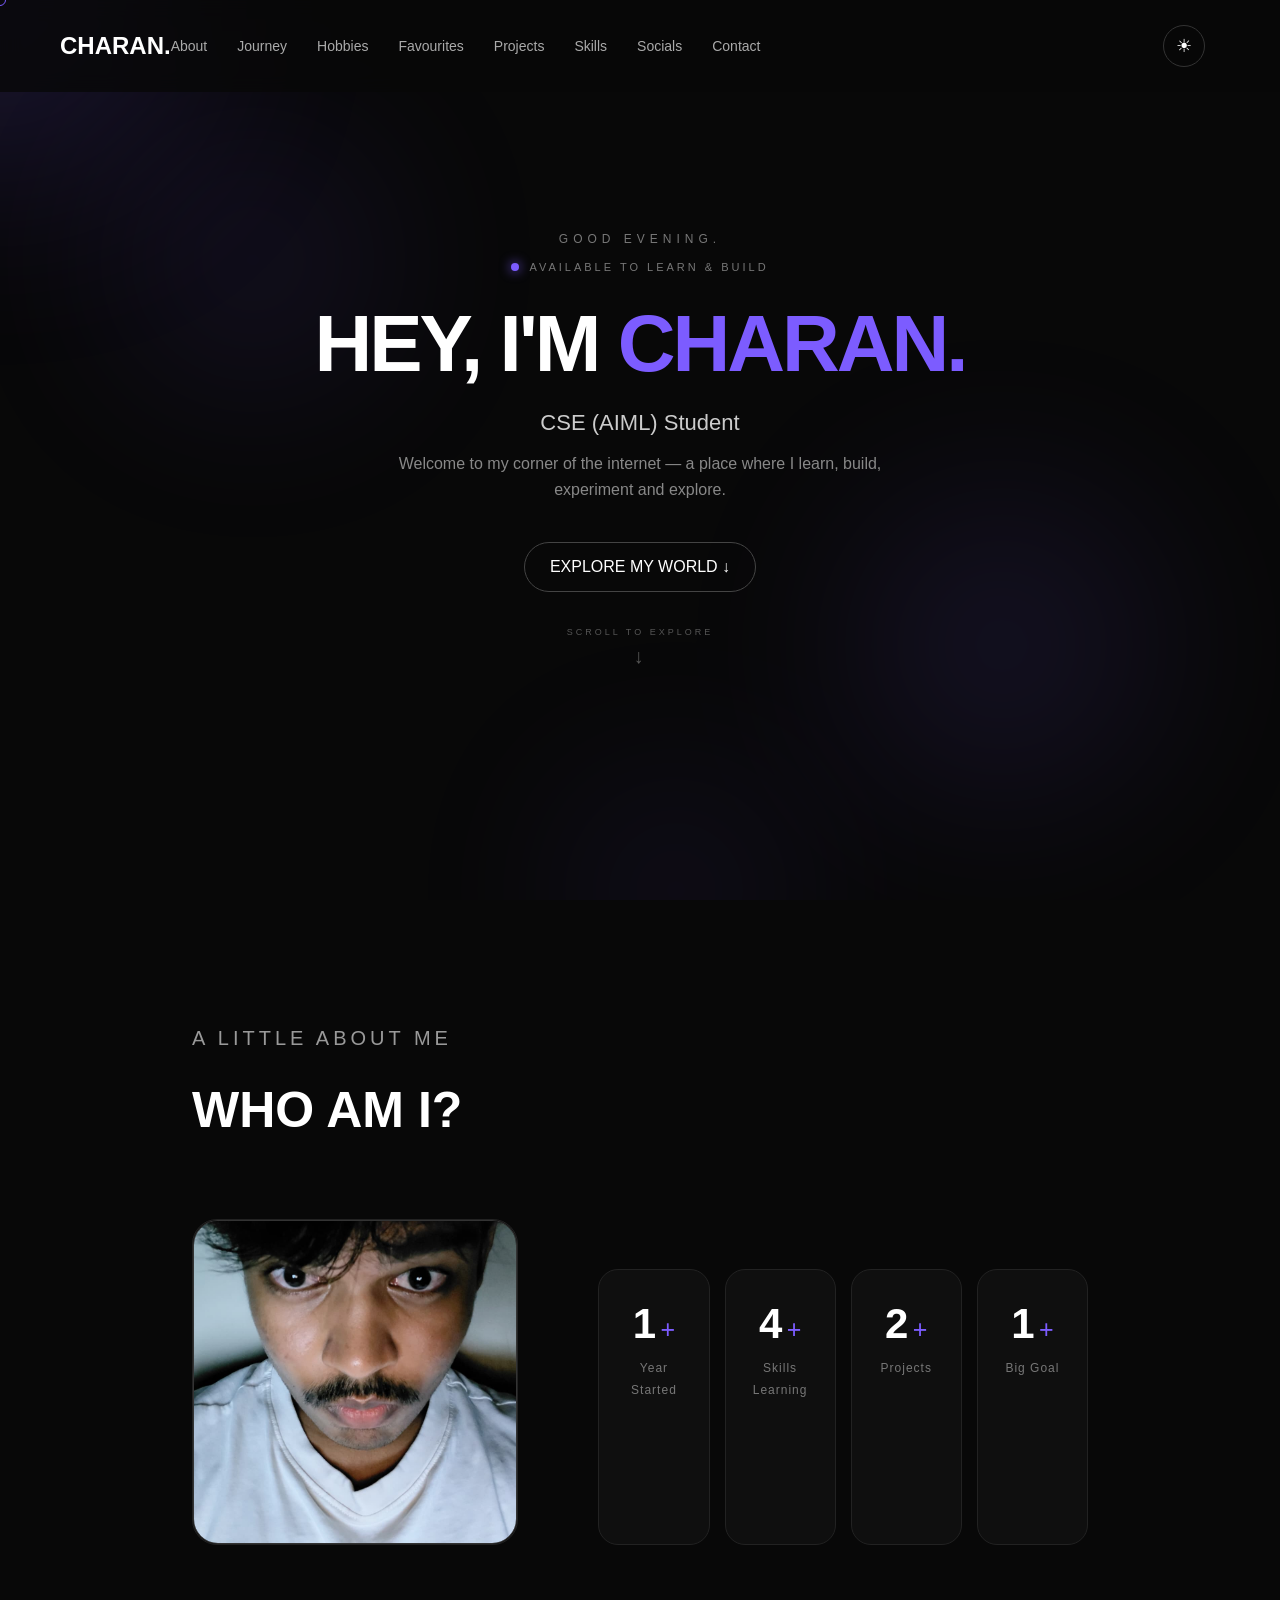
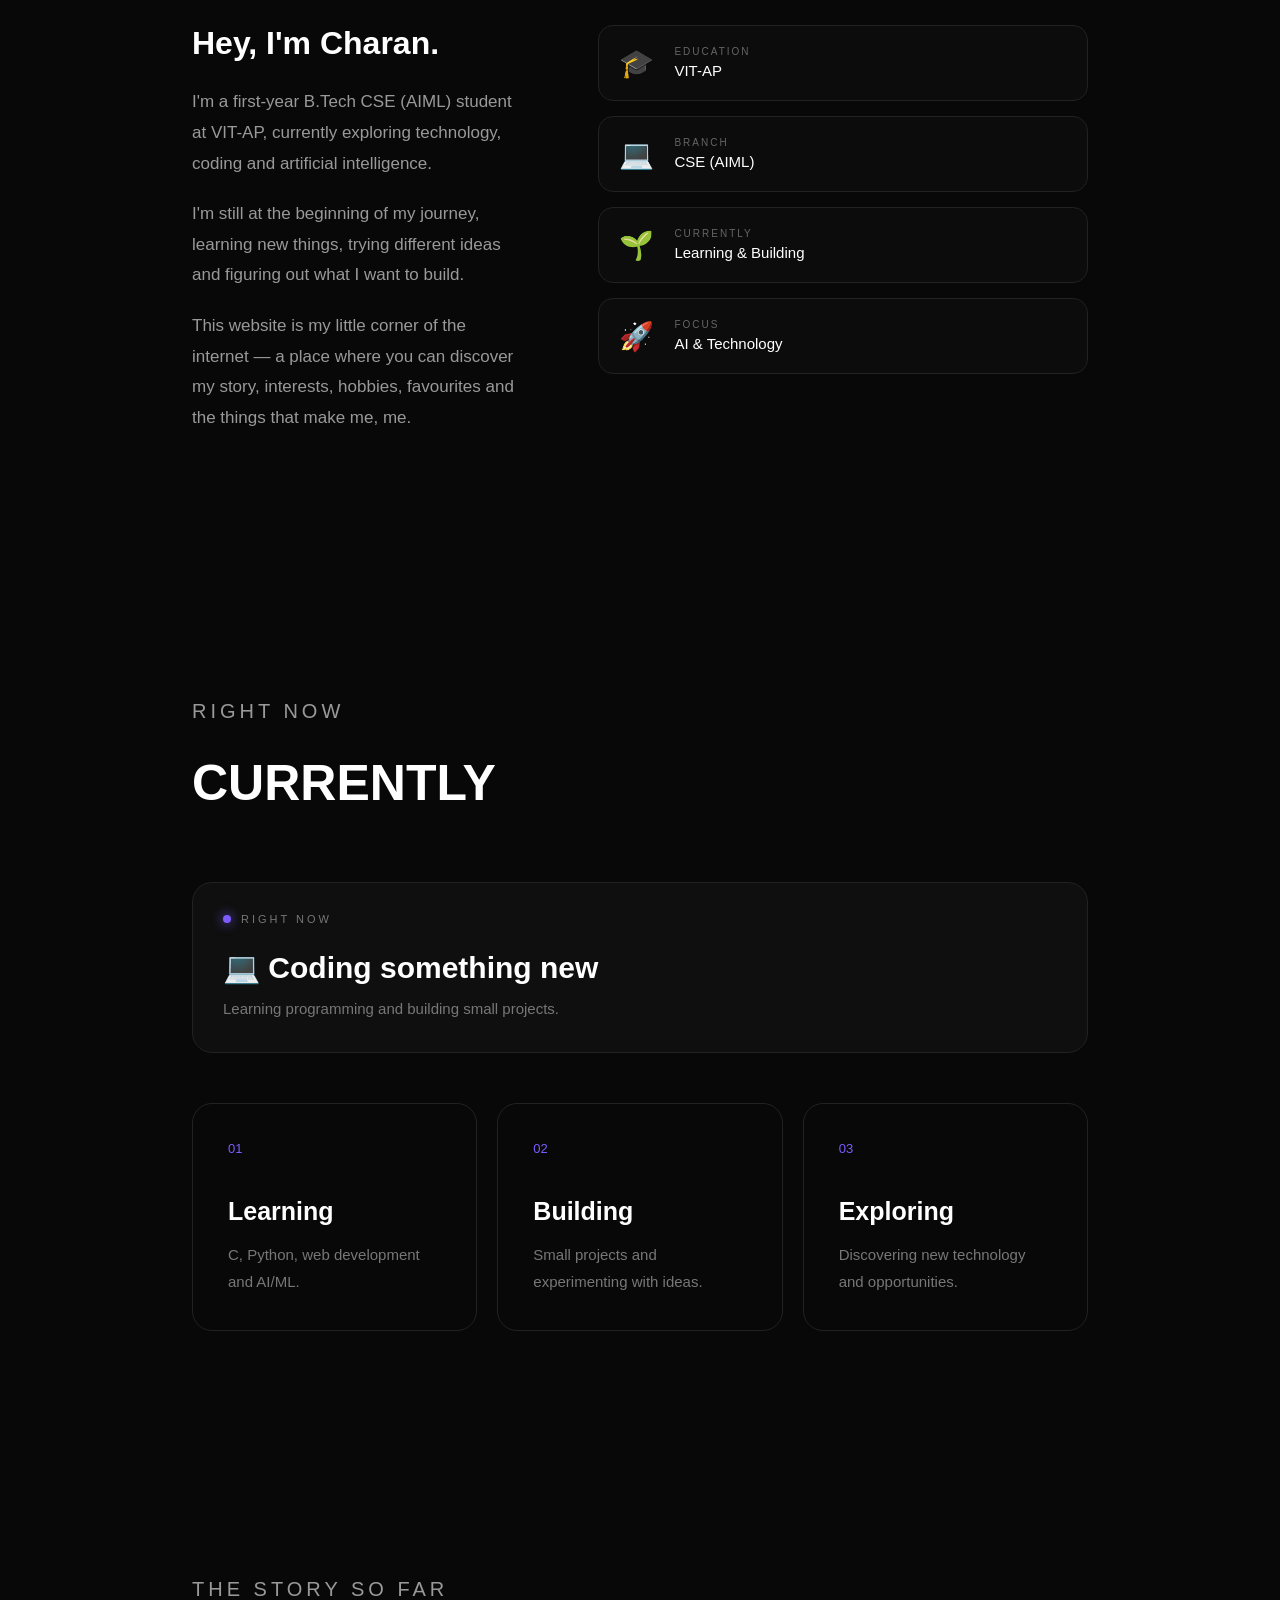
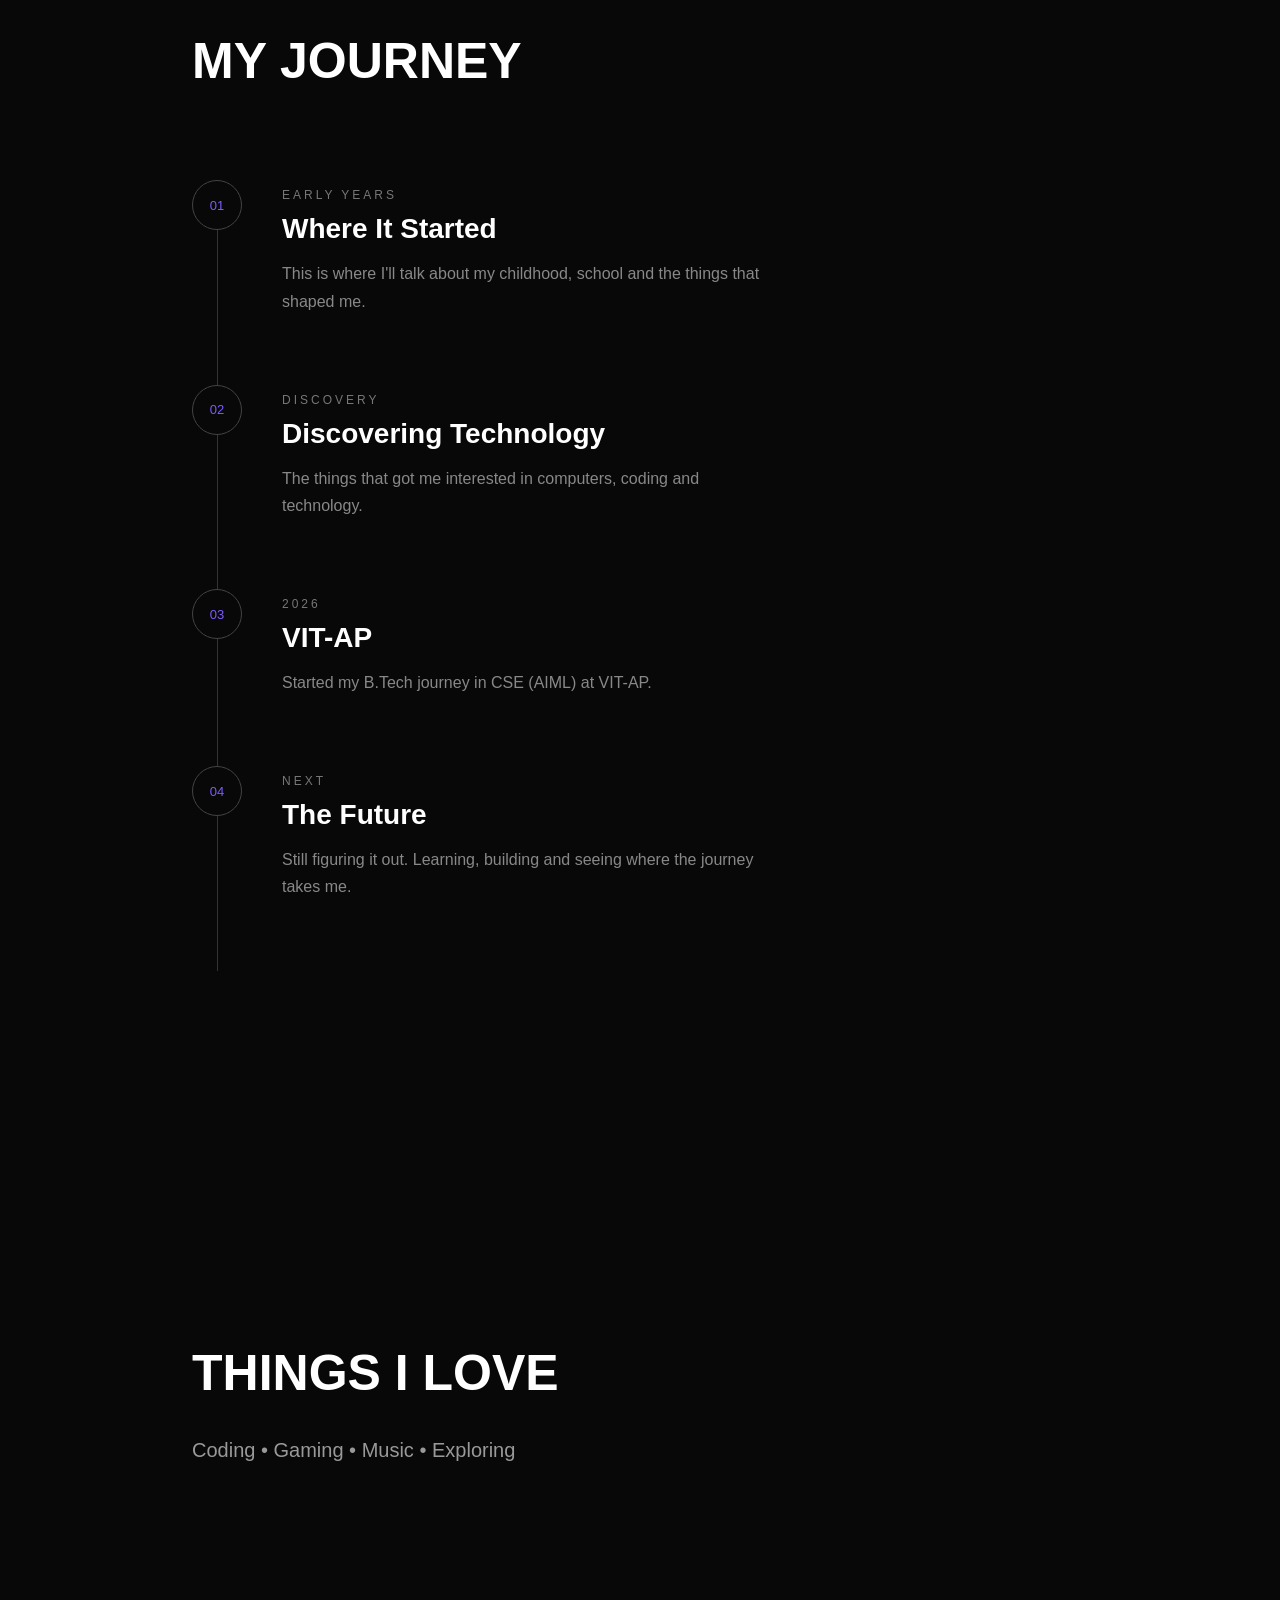
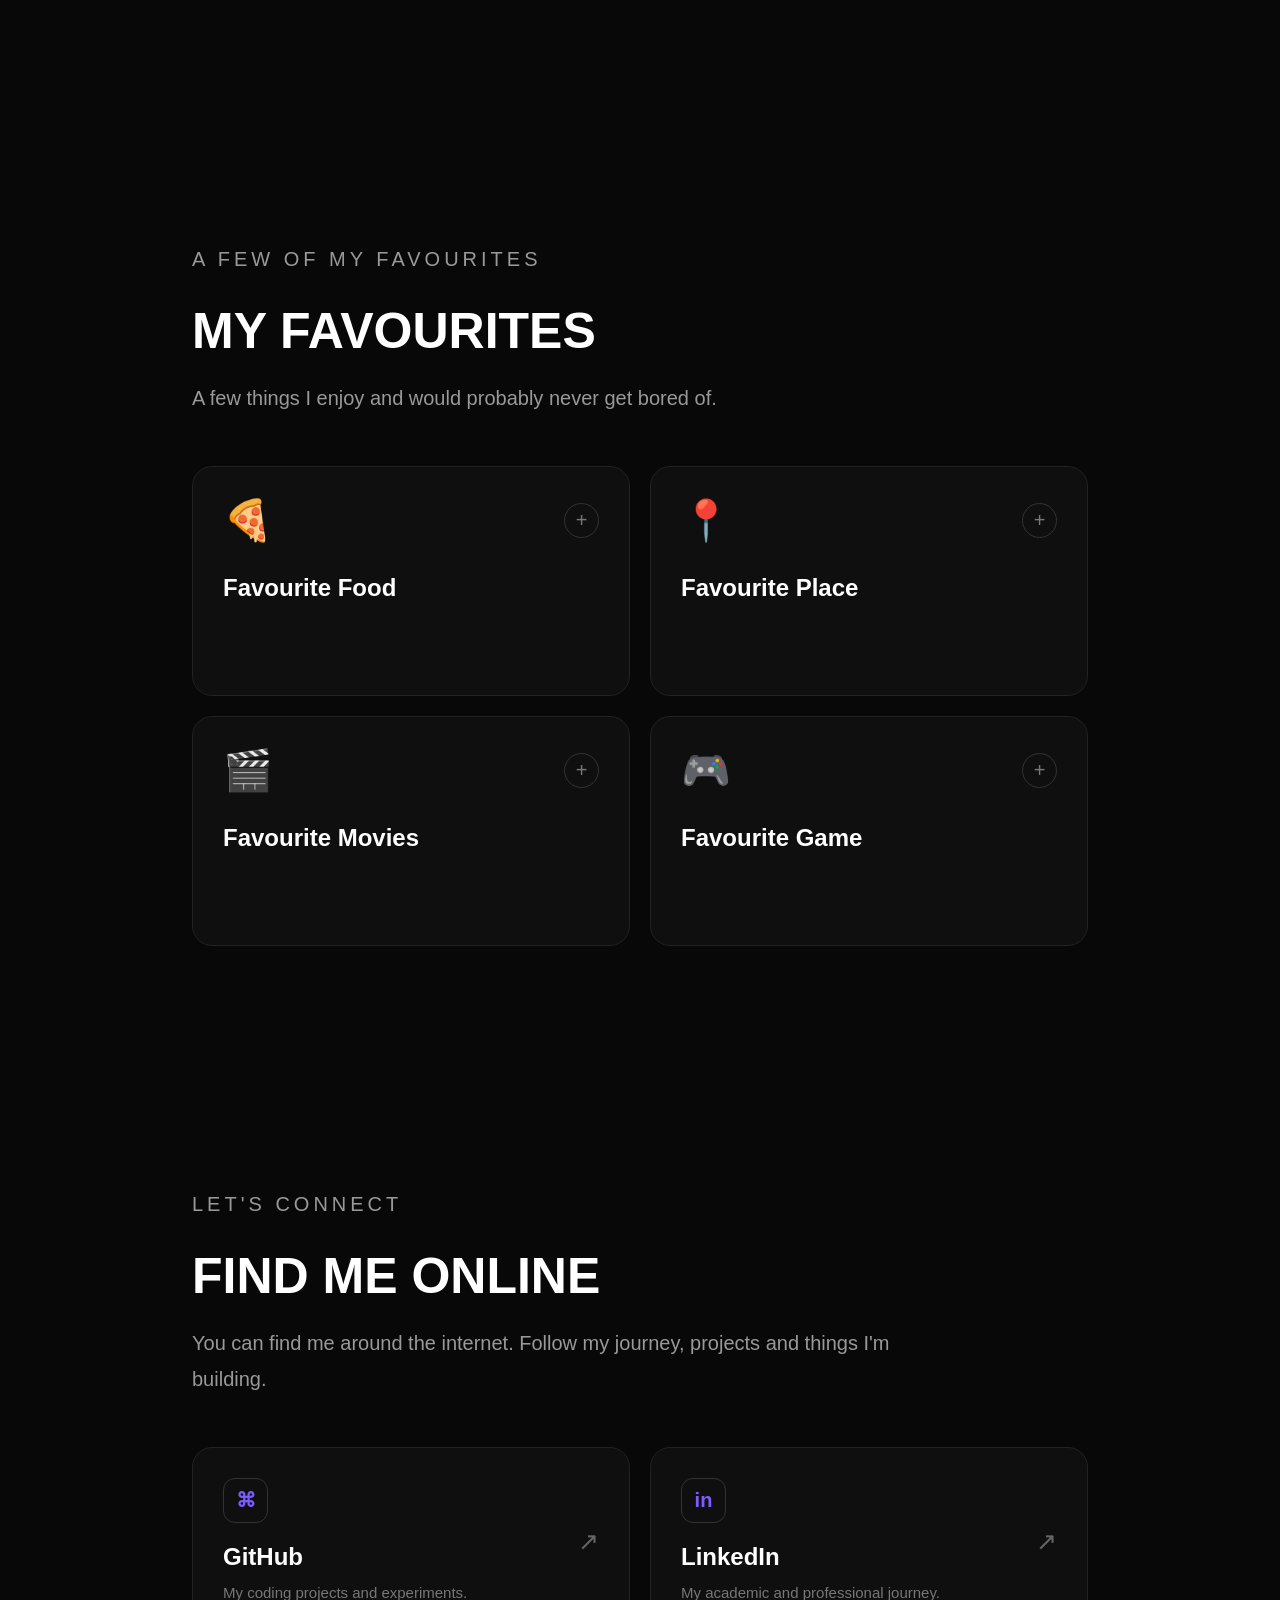
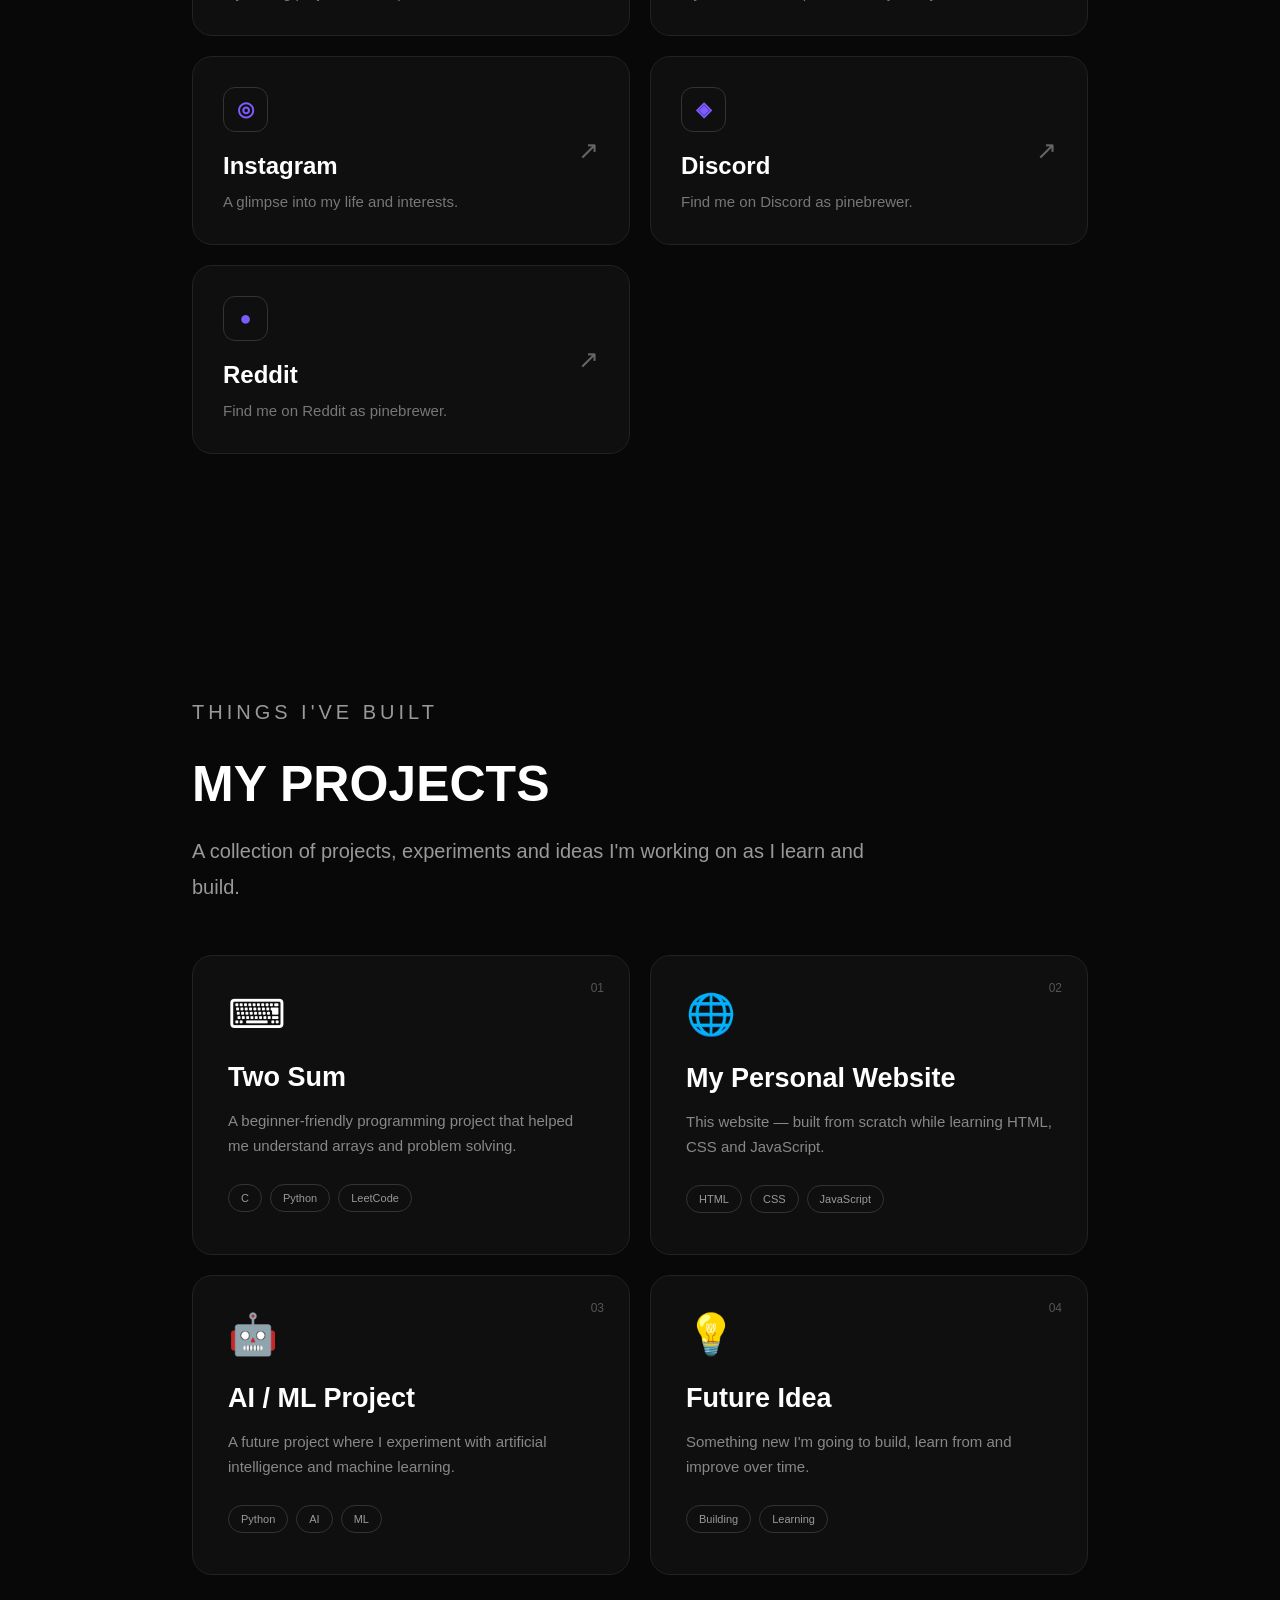
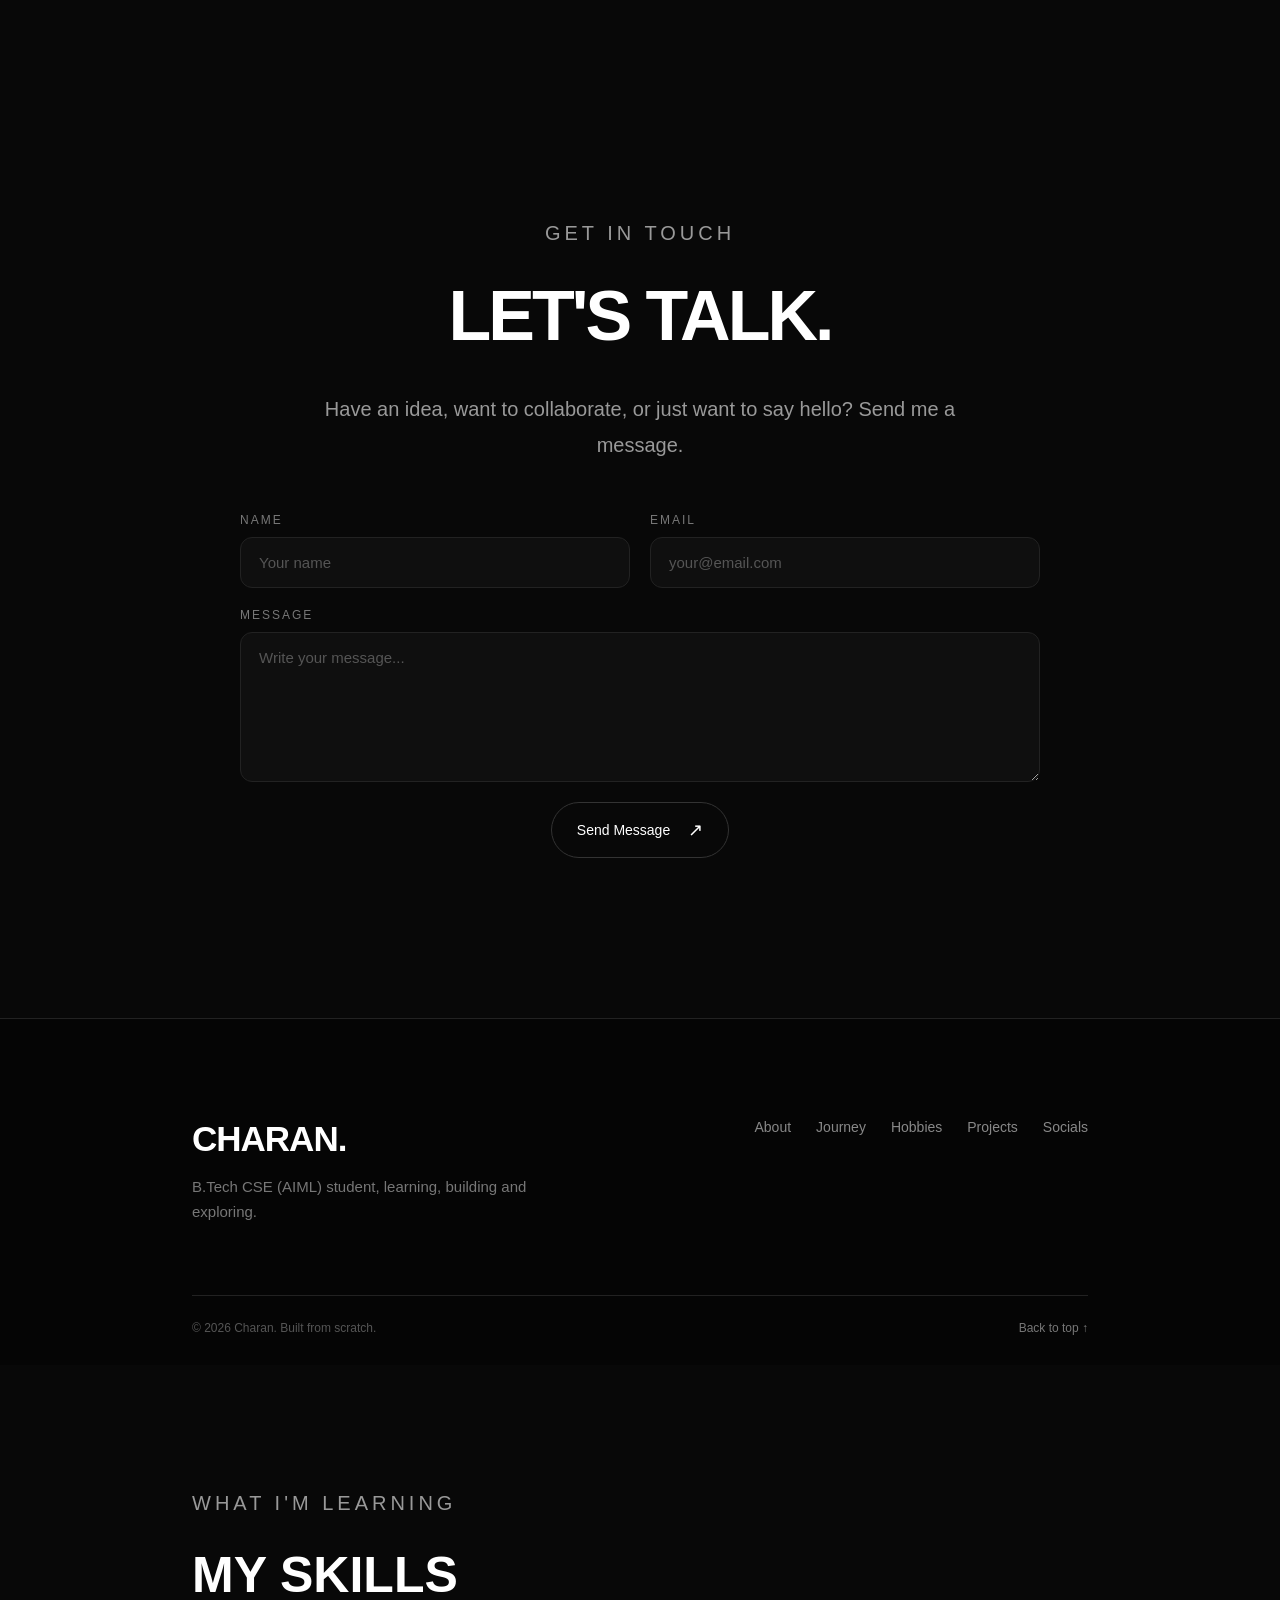
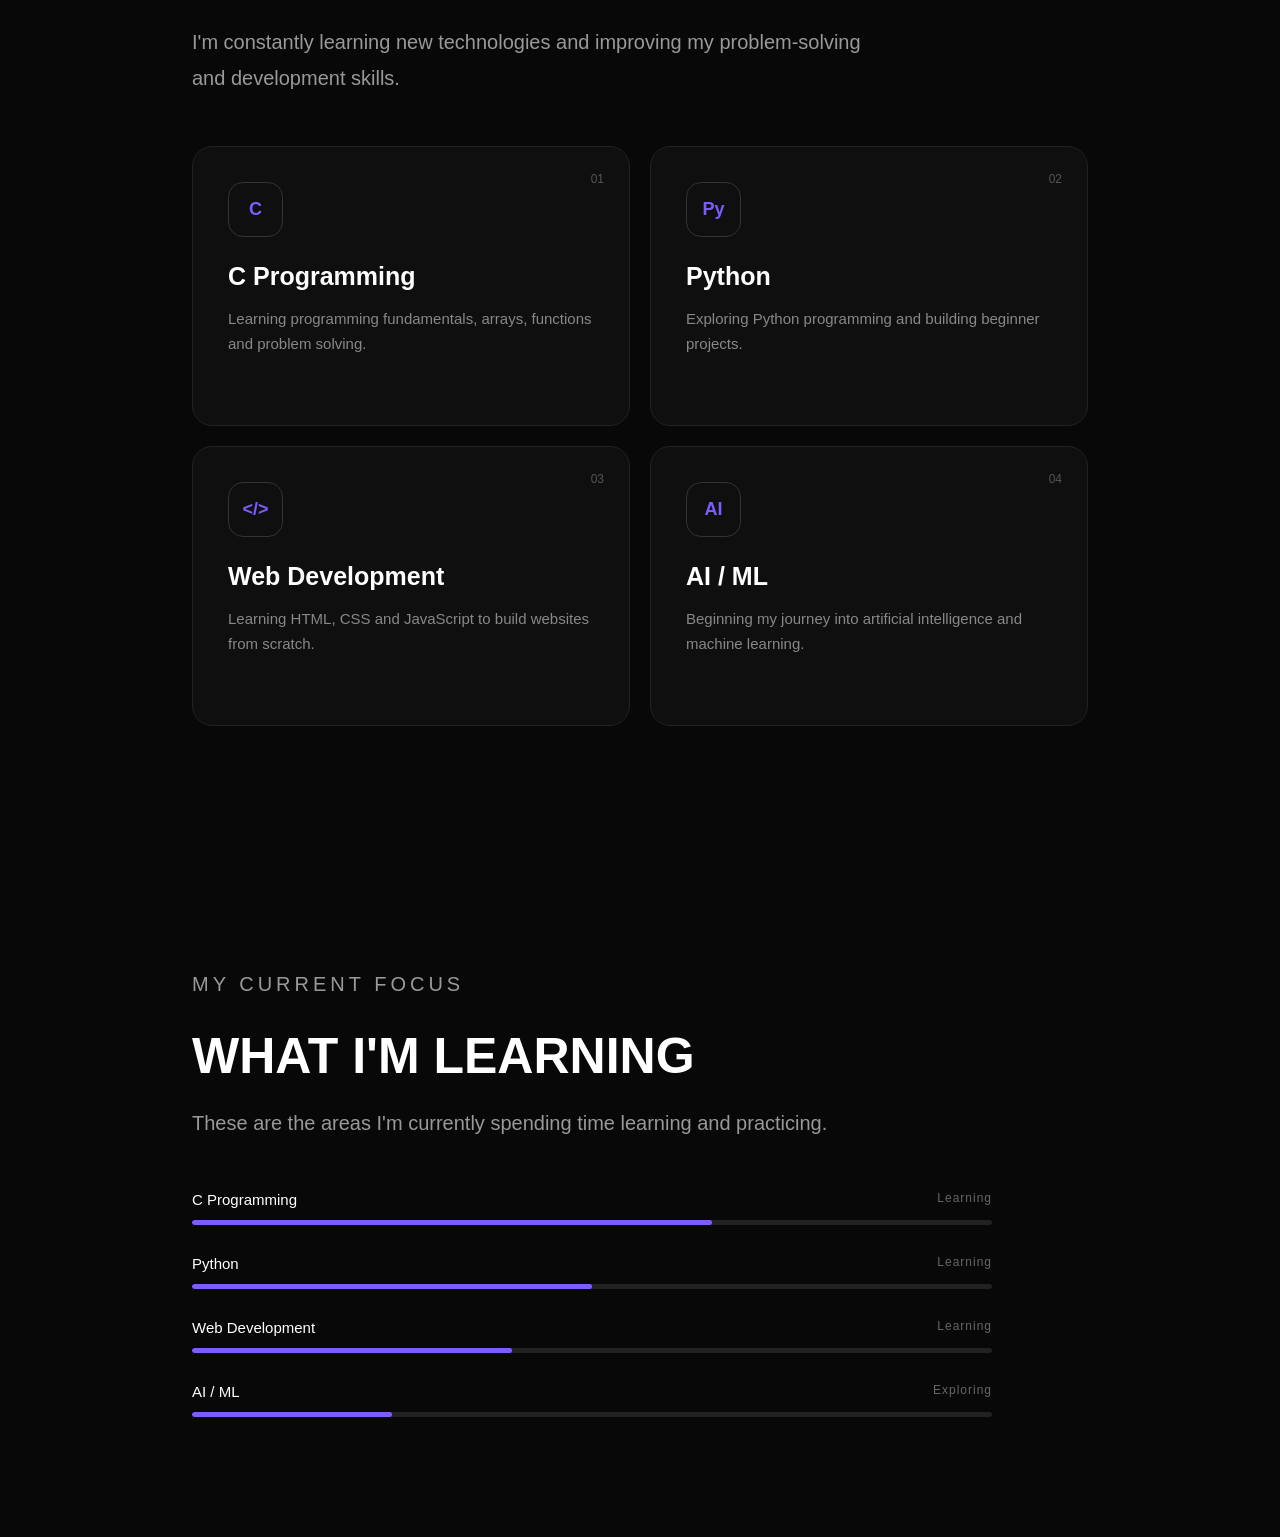
<file: index.html>
<!DOCTYPE html>
<html>

<head>

    <title>Charan | My World</title>

    <link rel="stylesheet" href="style.css">

</head>

<body>
    <div class="loader" id="loader">

    <div class="loader-content">

        <h1>CHARAN.</h1>

        <div class="loader-line"></div>

        <p>LOADING MY WORLD</p>

    </div>

</div>
    <div class="scroll-progress"></div>

    <div class="glow"></div>
    <div class="cursor"></div>
    <button class="back-to-top" id="backToTop">↑</button>

    <!-- Navigation -->

    <nav>

    <div class="logo">CHARAN.</div>

    <div class="nav-links">

        <a href="#about">About</a>
        <a href="#journey">Journey</a>
        <a href="#hobbies">Hobbies</a>
        <a href="#favourites">Favourites</a>
        <a href="#projects">Projects</a>
        <a href="#skills">Skills</a>
        <a href="#socials">Socials</a>
        <a href="#contact">Contact</a>

    </div>
    <button class="theme-button" id="themeButton">
    ☀
</button>

    <button class="menu-button" id="menuButton">
        ☰
    </button>

</nav>


    <!-- Hero Section -->

    <section class="hero">
        <div class="hero-bg">
    <span class="orb orb-1"></span>
    <span class="orb orb-2"></span>
    <span class="orb orb-3"></span>
</div>
<p class="time-greeting" id="timeGreeting">
    HELLO
</p>

     <div class="hero-status">

    <span class="hero-status-dot"></span>

    <span>AVAILABLE TO LEARN & BUILD</span>

</div>

        <h1>
            HEY, I'M <span>CHARAN.</span>
        </h1>

        <p class="description">
          <span id="typing"></span>
        </p>

       <p class="intro">
    Welcome to my corner of the internet —
    a place where I learn, build, experiment and explore.
</p>
        <a href="#about" class="explore" id="exploreButton">
           EXPLORE MY WORLD ↓
        </a>
        <a href="#about" class="scroll-indicator">

    <span>SCROLL TO EXPLORE</span>

    <span class="scroll-arrow">↓</span>

</a>

    </section>


    <!-- About Section -->
<section id="about" class="section about-section">

    <p class="small-text">A LITTLE ABOUT ME</p>

    <h2>WHO AM I?</h2>

    <div class="about-container">
        <div class="about-photo" id="profilePhoto">
    <img src="images/me.jpg" alt="Charan">
</div>
        <div class="stats-grid">

    <div class="stat-card">
        <span class="stat-number" data-target="1">0</span>
        <span class="stat-plus">+</span>
        <p>Year Started</p>
    </div>

    <div class="stat-card">
        <span class="stat-number" data-target="4">0</span>
        <span class="stat-plus">+</span>
        <p>Skills Learning</p>
    </div>

    <div class="stat-card">
        <span class="stat-number" data-target="2">0</span>
        <span class="stat-plus">+</span>
        <p>Projects</p>
    </div>

    <div class="stat-card">
        <span class="stat-number" data-target="1">0</span>
        <span class="stat-plus">+</span>
        <p>Big Goal</p>
    </div>

</div>

        <div class="about-text">

            <h3>Hey, I'm Charan.</h3>

            <p>
                I'm a first-year B.Tech CSE (AIML) student
                at VIT-AP, currently exploring technology,
                coding and artificial intelligence.
            </p>

            <p>
                I'm still at the beginning of my journey,
                learning new things, trying different ideas
                and figuring out what I want to build.
            </p>

            <p>
                This website is my little corner of the
                internet — a place where you can discover
                my story, interests, hobbies, favourites
                and the things that make me, me.
            </p>

        </div>


        <div class="about-facts">

            <div class="fact">
                <span>🎓</span>
                <div>
                    <small>EDUCATION</small>
                    <strong>VIT-AP</strong>
                </div>
            </div>

            <div class="fact">
                <span>💻</span>
                <div>
                    <small>BRANCH</small>
                    <strong>CSE (AIML)</strong>
                </div>
            </div>

            <div class="fact">
                <span>🌱</span>
                <div>
                    <small>CURRENTLY</small>
                    <strong>Learning & Building</strong>
                </div>
            </div>

            <div class="fact">
                <span>🚀</span>
                <div>
                    <small>FOCUS</small>
                    <strong>AI & Technology</strong>
                </div>
            </div>

        </div>

    </div>

</section>         
<section class="currently section">

    <p class="small-text">RIGHT NOW</p>

    <h2>CURRENTLY</h2>
    <div class="now-playing">

    <div class="now-status">
        <span class="status-dot"></span>
        RIGHT NOW
    </div>

    <h3 id="currentActivity">
        Loading...
    </h3>

    <p id="currentDescription">
        Loading what I'm currently doing...
    </p>

</div>

    <div class="currently-grid">

        <div class="current-item">
            <span>01</span>
            <h3>Learning</h3>
            <p>
                C, Python, web development and AI/ML.
            </p>
        </div>

        <div class="current-item">
            <span>02</span>
            <h3>Building</h3>
            <p>
                Small projects and experimenting with ideas.
            </p>
        </div>

        <div class="current-item">
            <span>03</span>
            <h3>Exploring</h3>
            <p>
                Discovering new technology and opportunities.
            </p>
        </div>

    </div>

</section>


    <!-- Journey Section -->

   <section id="journey" class="section journey-section">

    <p class="small-text">THE STORY SO FAR</p>

    <h2>MY JOURNEY</h2>

    <div class="timeline">

        <div class="timeline-item">

            <div class="timeline-number">01</div>

            <div class="timeline-content">

                <span class="timeline-date">EARLY YEARS</span>

                <h3>Where It Started</h3>

                <p>
                    This is where I'll talk about my childhood,
                    school and the things that shaped me.
                </p>

            </div>

        </div>


        <div class="timeline-item">

            <div class="timeline-number">02</div>

            <div class="timeline-content">

                <span class="timeline-date">DISCOVERY</span>

                <h3>Discovering Technology</h3>

                <p>
                    The things that got me interested in computers,
                    coding and technology.
                </p>

            </div>

        </div>


        <div class="timeline-item">

            <div class="timeline-number">03</div>

            <div class="timeline-content">

                <span class="timeline-date">2026</span>

                <h3>VIT-AP</h3>

                <p>
                    Started my B.Tech journey in CSE (AIML)
                    at VIT-AP.
                </p>

            </div>

        </div>


        <div class="timeline-item">

            <div class="timeline-number">04</div>

            <div class="timeline-content">

                <span class="timeline-date">NEXT</span>

                <h3>The Future</h3>

                <p>
                    Still figuring it out. Learning, building
                    and seeing where the journey takes me.
                </p>

            </div>

        </div>

    </div>

</section>


    <!-- Hobbies Section -->

    <section id="hobbies" class="section">

        <h2>THINGS I LOVE</h2>

        <p>
            Coding • Gaming • Music • Exploring
        </p>

    </section>

   <section id="favourites" class="section favourites-section">

    <p class="small-text">A FEW OF MY FAVOURITES</p>

    <h2>MY FAVOURITES</h2>

    <p class="favourites-intro">
        A few things I enjoy and would probably never get bored of.
    </p>

    <div class="favourites-grid">

        <div class="favourite-card">

            <div class="favourite-top">
                <span class="favourite-icon">🍕</span>
                <span class="favourite-plus">+</span>
            </div>

            <h3>Favourite Food</h3>

           <p class="favourite-answer">
    Kaju Paneer Curry with Butter Naan.
</p>

        </div>


        <div class="favourite-card">

            <div class="favourite-top">
                <span class="favourite-icon">📍</span>
                <span class="favourite-plus">+</span>
            </div>

            <h3>Favourite Place</h3>
<p class="favourite-answer">
    Switzerland — the mountains, scenery and peaceful atmosphere.
</p>

        </div>


        <div class="favourite-card">

            <div class="favourite-top">
                <span class="favourite-icon">🎬</span>
                <span class="favourite-plus">+</span>
            </div>

            <h3>Favourite Movies</h3>

           <p class="favourite-answer">
    Dead Poets Society and The Shawshank Redemption.
</p>
        </div>


        <div class="favourite-card">

            <div class="favourite-top">
                <span class="favourite-icon">🎮</span>
                <span class="favourite-plus">+</span>
            </div>

            <h3>Favourite Game</h3>

            <p class="favourite-answer">
              football
            </p>

        </div>

    </div>

</section>

    <!-- Socials Section -->

  <section id="socials" class="section socials-section">

    <p class="small-text">LET'S CONNECT</p>

    <h2>FIND ME ONLINE</h2>

    <p class="social-intro">
        You can find me around the internet.
        Follow my journey, projects and things I'm building.
    </p>

    <div class="social-grid">

        <!-- GitHub -->

        <a class="social-card"
           href="https://github.com/charan0102200"
           target="_blank"
           rel="noopener noreferrer">

            <div>
                <span class="social-icon">⌘</span>

                <h3>GitHub</h3>

                <p>
                    My coding projects and experiments.
                </p>
            </div>

            <span class="social-arrow">↗</span>

        </a>


        <!-- LinkedIn -->

        <a class="social-card"
           href="https://www.linkedin.com/in/b-charan-6a217a428?utm_source=share_via&utm_content=profile&utm_medium=member_android"
           target="_blank"
           rel="noopener noreferrer">

            <div>
                <span class="social-icon">in</span>

                <h3>LinkedIn</h3>

                <p>
                    My academic and professional journey.
                </p>
            </div>

            <span class="social-arrow">↗</span>

        </a>


        <!-- Instagram -->

        <a class="social-card"
           href="https://www.instagram.com/charan_01fo9?obrf=MTQxNHc1OWs4cjZteg=="
           target="_blank"
           rel="noopener noreferrer">

            <div>
                <span class="social-icon">◎</span>

                <h3>Instagram</h3>

                <p>
                    A glimpse into my life and interests.
                </p>
            </div>

            <span class="social-arrow">↗</span>

        </a>


        <!-- Discord -->

        <a class="social-card"
           href="https://discord.com/users/pinebrewer"
           target="_blank"
           rel="noopener noreferrer">

            <div>
                <span class="social-icon">◈</span>

                <h3>Discord</h3>

                <p>
                    Find me on Discord as pinebrewer.
                </p>
            </div>

            <span class="social-arrow">↗</span>

        </a>


        <!-- Reddit -->

        <a class="social-card"
           href="https://www.reddit.com/user/pinebrewer/"
           target="_blank"
           rel="noopener noreferrer">

            <div>
                <span class="social-icon">●</span>

                <h3>Reddit</h3>

                <p>
                    Find me on Reddit as pinebrewer.
                </p>
            </div>

            <span class="social-arrow">↗</span>

        </a>

    </div>

</section>
<!-- PROJECTS -->

<section id="projects" class="section projects-section">

    <p class="small-text">THINGS I'VE BUILT</p>

    <h2>MY PROJECTS</h2>

    <p class="project-intro">
        A collection of projects, experiments and ideas
        I'm working on as I learn and build.
    </p>

    <div class="project-grid">

       <div class="project-card" data-project="twosum">

            <span class="project-number">01</span>

            <div class="project-icon">⌨</div>

            <h3>Two Sum</h3>

            <p>
                A beginner-friendly programming project
                that helped me understand arrays and problem solving.
            </p>

            <div class="project-tags">
                <span>C</span>
                <span>Python</span>
                <span>LeetCode</span>
            </div>

        </div>


        <div class="project-card" data-project="website">

            <span class="project-number">02</span>

            <div class="project-icon">🌐</div>

            <h3>My Personal Website</h3>

            <p>
                This website — built from scratch while learning
                HTML, CSS and JavaScript.
            </p>

            <div class="project-tags">
                <span>HTML</span>
                <span>CSS</span>
                <span>JavaScript</span>
            </div>

        </div>


       <div class="project-card" data-project="aiml">

            <span class="project-number">03</span>

            <div class="project-icon">🤖</div>

            <h3>AI / ML Project</h3>

            <p>
                A future project where I experiment with
                artificial intelligence and machine learning.
            </p>

            <div class="project-tags">
                <span>Python</span>
                <span>AI</span>
                <span>ML</span>
            </div>

        </div>


        <div class="project-card" data-project="future">

            <span class="project-number">04</span>

            <div class="project-icon">💡</div>

            <h3>Future Idea</h3>

            <p>
                Something new I'm going to build,
                learn from and improve over time.
            </p>

            <div class="project-tags">
                <span>Building</span>
                <span>Learning</span>
            </div>

        </div>

    </div>

</section>
<section id="contact" class="section contact-section">

    <p class="small-text">GET IN TOUCH</p>

    <h2>LET'S TALK.</h2>

    <p class="contact-intro">
        Have an idea, want to collaborate, or just want to say hello?
        Send me a message.
    </p>

    <form class="contact-form" id="contactForm">

        <div class="form-row">

            <div class="form-group">
                <label for="name">Name</label>

                <input
                    type="text"
                    id="name"
                    placeholder="Your name"
                    required
                >
            </div>

            <div class="form-group">
                <label for="email">Email</label>

                <input
                    type="email"
                    id="email"
                    placeholder="your@email.com"
                    required
                >
            </div>

        </div>

        <div class="form-group">

            <label for="message">Message</label>

            <textarea
                id="message"
                rows="6"
                placeholder="Write your message..."
                required
            ></textarea>

        </div>

        <button
            type="submit"
            class="contact-submit"
        >
            Send Message
            <span>↗</span>
        </button>

        <p
            class="form-status"
            id="formStatus"
        ></p>

    </form>

</section>
<div class="project-modal" id="projectModal">

    <div class="project-modal-content">

        <button class="modal-close" id="modalClose">
            ×
        </button>

        <span class="modal-label">PROJECT</span>

        <h2 id="modalTitle">
            Project Title
        </h2>

        <p id="modalDescription">
            Project description.
        </p>

        <div class="modal-tags" id="modalTags">
        </div>

    </div>

</div>
<!-- PROFILE PHOTO LIGHTBOX -->

<div class="photo-lightbox" id="photoLightbox">

    <button class="photo-close" id="photoClose">
        ×
    </button>

    <img
        src="images/me.jpg"
        alt="Charan"
        id="lightboxImage"
    >

</div>
<footer class="footer">

    <div class="footer-content">

        <div class="footer-name">
            <h2>CHARAN.</h2>
            <p>
                B.Tech CSE (AIML) student,
                learning, building and exploring.
            </p>
        </div>

        <div class="footer-links">

            <a href="#about">About</a>
            <a href="#journey">Journey</a>
            <a href="#hobbies">Hobbies</a>
            <a href="#projects">Projects</a>
            <a href="#socials">Socials</a>

        </div>

    </div>


    <div class="footer-bottom">

        <p>© 2026 Charan. Built from scratch.</p>

        <a href="#">Back to top ↑</a>

    </div>

</footer>
<!-- SKILLS -->

<section id="skills" class="section skills-section">

    <p class="small-text">WHAT I'M LEARNING</p>

    <h2>MY SKILLS</h2>

    <p class="skills-intro">
        I'm constantly learning new technologies and improving
        my problem-solving and development skills.
    </p>

    <div class="skills-grid">

        <div class="skill-card">
            <span class="skill-number">01</span>
            <div class="skill-icon">C</div>
            <h3>C Programming</h3>
            <p>
                Learning programming fundamentals,
                arrays, functions and problem solving.
            </p>
        </div>


        <div class="skill-card">
            <span class="skill-number">02</span>
            <div class="skill-icon">Py</div>
            <h3>Python</h3>
            <p>
                Exploring Python programming and
                building beginner projects.
            </p>
        </div>


        <div class="skill-card">
            <span class="skill-number">03</span>
            <div class="skill-icon">&lt;/&gt;</div>
            <h3>Web Development</h3>
            <p>
                Learning HTML, CSS and JavaScript
                to build websites from scratch.
            </p>
        </div>


        <div class="skill-card">
            <span class="skill-number">04</span>
            <div class="skill-icon">AI</div>
            <h3>AI / ML</h3>
            <p>
                Beginning my journey into artificial
                intelligence and machine learning.
            </p>
        </div>

    </div>

</section>
<section class="section learning-section">

    <p class="small-text">MY CURRENT FOCUS</p>

    <h2>WHAT I'M LEARNING</h2>

    <p class="learning-intro">
        These are the areas I'm currently spending time
        learning and practicing.
    </p>

    <div class="learning-list">

        <div class="learning-item">

            <div class="learning-header">
                <span>C Programming</span>
                <span>Learning</span>
            </div>

            <div class="learning-bar">
                <div class="learning-progress progress-c"></div>
            </div>

        </div>


        <div class="learning-item">

            <div class="learning-header">
                <span>Python</span>
                <span>Learning</span>
            </div>

            <div class="learning-bar">
                <div class="learning-progress progress-python"></div>
            </div>

        </div>


        <div class="learning-item">

            <div class="learning-header">
                <span>Web Development</span>
                <span>Learning</span>
            </div>

            <div class="learning-bar">
                <div class="learning-progress progress-web"></div>
            </div>

        </div>


        <div class="learning-item">

            <div class="learning-header">
                <span>AI / ML</span>
                <span>Exploring</span>
            </div>

            <div class="learning-bar">
                <div class="learning-progress progress-ai"></div>
            </div>

        </div>

    </div>

</section>
<!-- COMMAND PALETTE -->

<div class="command-overlay" id="commandOverlay">

    <div class="command-box">

        <div class="command-search">

            <span>⌘</span>

            <input
                type="text"
                id="commandInput"
                placeholder="Search my website..."
                autocomplete="off"
            >

            <kbd>ESC</kbd>

        </div>

        <div class="command-list" id="commandList">

            <button data-target="about">
                <span>→</span>
                About Me
            </button>

            <button data-target="journey">
                <span>→</span>
                My Journey
            </button>

            <button data-target="hobbies">
                <span>→</span>
                My Hobbies
            </button>

            <button data-target="favourites">
                <span>→</span>
                Favourites
            </button>

            <button data-target="projects">
                <span>→</span>
                Projects
            </button>

            <button data-target="skills">
                <span>→</span>
                Skills
            </button>

            <button data-target="socials">
                <span>→</span>
                Find Me Online
            </button>

            <button data-target="contact">
                <span>→</span>
                Contact Me
            </button>

        </div>

    </div>

</div>
<script src="script.js"></script>
</body>
</html>
</file>
<file: style.css>
* {
    margin: 0;
    padding: 0;
    box-sizing: border-box;
}

html {
    scroll-behavior: smooth;
}

body {
    background: #080808;
    color: white;
    font-family: Arial, sans-serif;
}
/* LOADING SCREEN */

.loader {
    position: fixed;

    top: 0;
    left: 0;

    width: 100%;
    height: 100vh;

    background: #080808;

    display: flex;
    justify-content: center;
    align-items: center;

    z-index: 2000;

    transition: opacity 0.8s ease,
                visibility 0.8s ease;
}

.loader.hidden {
    opacity: 0;
    visibility: hidden;
}

.loader-content {
    text-align: center;
}

.loader-content h1 {
    font-size: 50px;
    letter-spacing: -2px;
}

.loader-content p {
    margin-top: 15px;

    color: #666666;

    font-size: 11px;
    letter-spacing: 4px;
}

.loader-line {
    width: 120px;
    height: 2px;

    margin: 20px auto 0;

    background: #222222;

    position: relative;
    overflow: hidden;
}

.loader-line::before {
    content: "";

    position: absolute;

    top: 0;
    left: 0;

    width: 50%;
    height: 100%;

    background: #7c5cff;

    animation: loading 1.2s infinite ease-in-out;
}

@keyframes loading {

    0% {
        left: -50%;
    }

    100% {
        left: 100%;
    }

}

/* NAVIGATION */

nav {
    width: 100%;
    padding: 25px 60px;

    display: flex;
    justify-content: space-between;
    align-items: center;

    position: fixed;
    top: 0;

    background: rgba(8, 8, 8, 0.8);
    backdrop-filter: blur(10px);

    z-index: 100;
}

.logo {
    font-size: 24px;
    font-weight: bold;
}

.nav-links {
    display: flex;
    gap: 30px;
}

.nav-links a {
    color: #aaaaaa;
    text-decoration: none;
    font-size: 14px;
}

.nav-links a:hover {
    color: white;
}


/* HERO */
/* HERO BACKGROUND */

.hero {
    position: relative;
    overflow: hidden;
}

.hero > *:not(.hero-bg) {
    position: relative;
    z-index: 2;
}

.hero-bg {
    position: absolute;
    top: 0;
    left: 0;

    width: 100%;
    height: 100%;

    pointer-events: none;
    z-index: 0;
}

.orb {
    position: absolute;

    width: 250px;
    height: 250px;

    border-radius: 50%;

    background: #7c5cff;

    filter: blur(100px);

    opacity: 0.12;
}

.orb-1 {
    top: 15%;
    left: 10%;

    animation: floatOne 8s ease-in-out infinite;
}

.orb-2 {
    top: 55%;
    right: 10%;

    width: 300px;
    height: 300px;

    animation: floatTwo 10s ease-in-out infinite;
}

.orb-3 {
    bottom: -10%;
    left: 45%;

    width: 200px;
    height: 200px;

    animation: floatThree 7s ease-in-out infinite;
}

@keyframes floatOne {

    0%, 100% {
        transform: translate(0, 0);
    }

    50% {
        transform: translate(80px, 40px);
    }

}

@keyframes floatTwo {

    0%, 100% {
        transform: translate(0, 0);
    }

    50% {
        transform: translate(-60px, -50px);
    }

}

@keyframes floatThree {

    0%, 100% {
        transform: translate(0, 0);
    }

    50% {
        transform: translate(40px, -70px);
    }

}
.hero {
    min-height: 100vh;

    display: flex;
    flex-direction: column;

    justify-content: center;
    align-items: center;

    text-align: center;

    padding: 120px 20px;

    opacity: 1;
}

.small-text {
    color: #888888;
    letter-spacing: 4px;
    font-size: 12px;
    margin-bottom: 25px;
}

.hero h1 {
    font-size: 80px;
    letter-spacing: -3px;
}

.hero h1 span {
    color: #7c5cff;
}

.description {
    margin-top: 20px;
    font-size: 22px;
    color: #cccccc;
}

.intro {
    margin-top: 15px;
    color: #888888;
    max-width: 500px;
    line-height: 1.6;
}

.explore {
    margin-top: 40px;

    padding: 15px 25px;

    border: 1px solid #444444;
    border-radius: 30px;

    color: white;
    text-decoration: none;

    transition: 0.3s;
}

.explore:hover {
    background: white;
    color: black;
}


/* SECTIONS */

.section {
    min-height: 70vh;

    padding: 120px 15%;

    display: flex;
    flex-direction: column;

    justify-content: center;
}

.section h2 {
    font-size: 50px;
    margin-bottom: 30px;
}

.section p {
    max-width: 700px;
    color: #999999;
    font-size: 20px;
    line-height: 1.8;
}
/* MOUSE GLOW */

.glow {
    position: fixed;

    width: 300px;
    height: 300px;

    border-radius: 50%;

    background: #7c5cff;

    filter: blur(120px);

    opacity: 0.25;

    pointer-events: none;

    transform: translate(-50%, -50%);

    z-index: -1;
}
/* CARDS */

.cards {
    display: grid;

    grid-template-columns: repeat(2, 1fr);

    gap: 20px;

    margin-top: 50px;
}

.card {
    padding: 35px;

    border: 1px solid #222222;

    border-radius: 20px;

    background: rgba(255, 255, 255, 0.03);

    transition: transform 0.3s ease,
                border-color 0.3s ease,
                background 0.3s ease;
}

.card:hover {
    transform: translateY(-10px);

    border-color: #7c5cff;

    background: rgba(124, 92, 255, 0.08);
}

.card-icon {
    font-size: 40px;

    margin-bottom: 20px;
}

.card h3 {
    font-size: 25px;

    margin-bottom: 12px;
}

.card p {
    font-size: 16px;

    color: #888888;
}
/* TIMELINE */

.journey-section {
    position: relative;
}

.timeline {
    position: relative;

    max-width: 800px;

    margin-top: 60px;
}


/* Vertical line */

.timeline::before {
    content: "";

    position: absolute;

    left: 25px;
    top: 0;
    bottom: 0;

    width: 1px;

    background: #333333;
}


.timeline-item {
    position: relative;

    display: flex;

    gap: 40px;

    margin-bottom: 70px;
}


.timeline-number {
    width: 50px;
    height: 50px;

    border: 1px solid #444444;

    border-radius: 50%;

    background: #080808;

    display: flex;

    align-items: center;
    justify-content: center;

    font-size: 13px;

    color: #7c5cff;

    flex-shrink: 0;

    z-index: 2;
}


.timeline-content {
    padding-top: 5px;
}


.timeline-date {
    font-size: 12px;

    letter-spacing: 3px;

    color: #777777;
}


.timeline-content h3 {
    font-size: 28px;

    margin: 10px 0 15px;
}


.timeline-content p {
    font-size: 16px;

    color: #888888;

    line-height: 1.7;

    max-width: 500px;
}
.timeline-item {
    opacity: 0;

    transform: translateX(-40px);

    transition: opacity 0.8s ease,
                transform 0.8s ease;
}

.timeline-item.show {
    opacity: 1;

    transform: translateX(0);
}
/* PROJECTS */

.project-intro {
    margin-top: -10px;
    color: #888888;
    max-width: 600px;
}

.project-grid {
    display: grid;
    grid-template-columns: repeat(2, 1fr);
    gap: 20px;
    margin-top: 50px;
}

.project-card {
    position: relative;
    padding: 35px;

    min-height: 300px;

    border: 1px solid #222222;
    border-radius: 20px;

    background: rgba(255, 255, 255, 0.03);

    transition:
        transform 0.3s ease,
        border-color 0.3s ease,
        background 0.3s ease;
}

.project-card:hover {
    transform: translateY(-10px);
    border-color: #7c5cff;
    background: rgba(124, 92, 255, 0.08);
}

.project-number {
    position: absolute;
    top: 25px;
    right: 25px;

    font-size: 12px;
    color: #555555;
}

.project-icon {
    font-size: 40px;
    margin-bottom: 25px;
}

.project-card h3 {
    font-size: 27px;
    margin-bottom: 15px;
}

.project-card p {
    font-size: 15px;
    line-height: 1.7;
    color: #888888;
}

.project-tags {
    display: flex;
    flex-wrap: wrap;
    gap: 8px;
    margin-top: 25px;
}

.project-tags span {
    padding: 7px 12px;

    border: 1px solid #333333;
    border-radius: 20px;

    font-size: 11px;
    color: #999999;
}
/* FOOTER */

.footer {
    padding: 100px 15% 30px;
    border-top: 1px solid #222222;
    background: #050505;
}

.footer-content {
    display: flex;
    justify-content: space-between;
    gap: 60px;
    padding-bottom: 70px;
}

.footer-name h2 {
    font-size: 35px;
    letter-spacing: -1px;
}

.footer-name p {
    margin-top: 15px;
    max-width: 350px;
    color: #777777;
    font-size: 15px;
    line-height: 1.7;
}

.footer-links {
    display: flex;
    flex-wrap: wrap;
    gap: 25px;
    align-content: flex-start;
}

.footer-links a {
    color: #888888;
    text-decoration: none;
    font-size: 14px;
    transition: 0.3s;
}

.footer-links a:hover {
    color: white;
}

.footer-bottom {
    padding-top: 25px;
    border-top: 1px solid #222222;

    display: flex;
    justify-content: space-between;
    align-items: center;
    gap: 20px;
}

.footer-bottom p {
    color: #555555;
    font-size: 12px;
}

.footer-bottom a {
    color: #777777;
    text-decoration: none;
    font-size: 12px;
    transition: 0.3s;
}

.footer-bottom a:hover {
    color: white;
}
/*MOBILE*/
/* ACTIVE NAVIGATION */

.nav-links a {
    transition: color 0.3s ease;
}

.nav-links a.active {
    color: white;
}
/* SKILLS */

.skills-intro {
    margin-top: -10px;
    color: #888888;
    max-width: 600px;
}

.skills-grid {
    display: grid;
    grid-template-columns: repeat(2, 1fr);
    gap: 20px;
    margin-top: 50px;
}

.skill-card {
    position: relative;

    padding: 35px;

    min-height: 280px;

    border: 1px solid #222222;
    border-radius: 20px;

    background: rgba(255, 255, 255, 0.03);

    transition:
        transform 0.3s ease,
        border-color 0.3s ease,
        background 0.3s ease;
}

.skill-card:hover {
    transform: translateY(-10px);

    border-color: #7c5cff;

    background: rgba(124, 92, 255, 0.08);
}

.skill-number {
    position: absolute;

    top: 25px;
    right: 25px;

    color: #555555;
    font-size: 12px;
}

.skill-icon {
    display: flex;

    align-items: center;
    justify-content: center;

    width: 55px;
    height: 55px;

    margin-bottom: 25px;

    border: 1px solid #333333;
    border-radius: 15px;

    color: #7c5cff;

    font-size: 18px;
    font-weight: bold;
}

.skill-card h3 {
    font-size: 25px;
    margin-bottom: 15px;
}

.skill-card p {
    color: #888888;

    font-size: 15px;

    line-height: 1.7;
}
/* LEARNING */

.learning-intro {
    margin-top: -10px;

    max-width: 600px;

    color: #888888;
}

.learning-list {
    max-width: 800px;

    margin-top: 50px;

    display: flex;
    flex-direction: column;

    gap: 30px;
}

.learning-item {
    width: 100%;
}

.learning-header {
    display: flex;

    justify-content: space-between;

    margin-bottom: 12px;

    font-size: 15px;
}

.learning-header span:last-child {
    color: #666666;

    font-size: 12px;

    letter-spacing: 1px;
}

.learning-bar {
    width: 100%;

    height: 5px;

    background: #222222;

    border-radius: 10px;

    overflow: hidden;
}

.learning-progress {
    height: 100%;

    width: 0%;

    background: #7c5cff;

    border-radius: 10px;

    transition: width 1.5s ease;
}

.progress-c {
    width: 65%;
}

.progress-python {
    width: 50%;
}

.progress-web {
    width: 40%;
}

.progress-ai {
    width: 25%;
}
/* MOBILE MENU BUTTON */

.menu-button {
    display: none;

    background: none;
    border: none;

    color: white;

    font-size: 25px;

    cursor: pointer;
}
@media (max-width: 700px) {

    nav {
        padding: 20px;
    }

    .menu-button {
    display: block;
}

.nav-links {
    display: none;

    position: absolute;

    top: 75px;
    left: 20px;
    right: 20px;

    padding: 20px;

    flex-direction: column;

    gap: 20px;

    background: rgba(8, 8, 8, 0.95);

    border: 1px solid #222222;

    border-radius: 15px;
}

.nav-links.open {
    display: flex;
}

    .hero h1 {
        font-size: 48px;
    }

    .description {
        font-size: 18px;
    }

    .section {
        padding: 100px 25px;
    }

    .section h2 {
        font-size: 38px;
    }

    .cards {
        grid-template-columns: 1fr;
    }

    .timeline-item {
        gap: 20px;
    }

    .timeline-content h3 {
        font-size: 22px;
    }
    .about-container {
    grid-template-columns: 1fr;

    gap: 40px;
    }
        .currently-grid {
        grid-template-columns: 1fr;
    }
    .social-grid {
    grid-template-columns: 1fr;
    }
    .project-grid {
    grid-template-columns: 1fr;
}
.footer {
    padding: 80px 25px 25px;
}

.footer-content {
    flex-direction: column;
    gap: 40px;
    padding-bottom: 50px;
}

.footer-links {
    gap: 20px;
}

.footer-bottom {
    flex-direction: column;
    align-items: flex-start;
}
.skills-grid {
    grid-template-columns: 1fr;
}
   

}
/* ABOUT */
.about-photo {
    width: 100%;
    max-width: 350px;
    aspect-ratio: 1 / 1;
    border-radius: 25px;
    overflow: hidden;
    border: 1px solid #222222;
    background: #111111;
}

.about-photo img {
    width: 100%;
    height: 100%;
    object-fit: cover;
    display: block;
    transition: transform 0.5s ease;
}

.about-photo:hover img {
    transform: scale(1.05);
}
.about-container {
    display: grid;

   grid-template-columns: 0.8fr 1.2fr;

    gap: 80px;

    margin-top: 50px;
}
.about-photo {
    display: flex;

    align-items: flex-start;

    justify-content: center;
}

.about-photo img {
    width: 100%;

    max-width: 350px;

    aspect-ratio: 1 / 1;

    object-fit: cover;

    border-radius: 25px;

    border: 1px solid #333333;

    transition: transform 0.4s ease;
}

.about-photo img:hover {
    transform: scale(1.03);
}

.about-text h3 {
    font-size: 32px;

    margin-bottom: 25px;
}

.about-text p {
    margin-bottom: 20px;

    font-size: 17px;

    line-height: 1.8;

    color: #999999;
}


.about-facts {
    display: flex;

    flex-direction: column;

    gap: 15px;
}


.fact {
    display: flex;

    align-items: center;

    gap: 20px;

    padding: 20px;

    border: 1px solid #222222;

    border-radius: 15px;

    background: rgba(255, 255, 255, 0.02);

    transition: 0.3s;
}

.fact:hover {
    transform: translateX(8px);

    border-color: #7c5cff;
}

.fact > span {
    font-size: 28px;
}

.fact small {
    display: block;

    color: #666666;

    font-size: 10px;

    letter-spacing: 2px;

    margin-bottom: 5px;
}

.fact strong {
    font-size: 15px;

    font-weight: normal;
}
/* CURRENTLY */

.currently-grid {
    display: grid;

    grid-template-columns: repeat(3, 1fr);

    gap: 20px;

    margin-top: 50px;
}

.current-item {
    padding: 35px;

    min-height: 220px;

    border: 1px solid #222222;

    border-radius: 20px;

    transition: 0.3s;
}

.current-item:hover {
    transform: translateY(-8px);

    border-color: #7c5cff;
}

.current-item span {
    color: #7c5cff;

    font-size: 13px;
}

.current-item h3 {
    margin-top: 40px;

    font-size: 25px;
}

.current-item p {
    margin-top: 15px;

    font-size: 15px;

    color: #777777;
}
/* SCROLL PROGRESS */

.scroll-progress {
    position: fixed;

    top: 0;
    left: 0;

    width: 0%;
    height: 3px;

    background: #7c5cff;

    z-index: 1000;
}
/* SECTION REVEAL */

.section {
    opacity: 0;

    transform: translateY(40px);

    transition:
        opacity 0.8s ease,
        transform 0.8s ease;
}

.section.visible {
    opacity: 1;

    transform: translateY(0);
}
.explore {
    position: relative;

    overflow: hidden;
}

.explore::before {
    content: "";

    position: absolute;

    width: 0;
    height: 100%;

    top: 0;
    left: 0;

    background: white;

    transition: width 0.3s ease;

    z-index: -1;
}

.explore:hover::before {
    width: 100%;
}
.explore {
    position: relative;
    display: inline-block;
    overflow: hidden;
    z-index: 1;
}

.explore::before {
    content: "";
    position: absolute;
    top: 0;
    left: 0;
    width: 0%;
    height: 100%;
    background: white;
    transition: width 0.4s ease;
    z-index: -1;
}

.explore:hover::before {
    width: 100%;
}

.explore:hover {
    color: black;
    transform: translateY(-3px);
}
/* SOCIALS */

.social-intro {
    margin-top: -10px;
    color: #888888;
    max-width: 600px;
}

.social-grid {
    display: grid;
    grid-template-columns: repeat(2, 1fr);
    gap: 20px;
    margin-top: 50px;
}

.social-card {
    position: relative;
    display: flex;
    justify-content: space-between;
    align-items: center;

    padding: 30px;

    border: 1px solid #222222;
    border-radius: 20px;

    background: rgba(255, 255, 255, 0.03);

    color: white;
    text-decoration: none;

    transition:
        transform 0.3s ease,
        border-color 0.3s ease,
        background 0.3s ease;
}

.social-card:hover {
    transform: translateY(-8px);
    border-color: #7c5cff;
    background: rgba(124, 92, 255, 0.08);
}

.social-icon {
    display: inline-flex;
    align-items: center;
    justify-content: center;

    width: 45px;
    height: 45px;

    margin-bottom: 20px;

    border: 1px solid #333333;
    border-radius: 12px;

    font-size: 20px;
    font-weight: bold;

    color: #7c5cff;
}

.social-card h3 {
    font-size: 24px;
    margin-bottom: 10px;
}

.social-card p {
    font-size: 15px;
    color: #777777;
    line-height: 1.6;
}

.social-arrow {
    font-size: 25px;
    color: #666666;
    transition: 0.3s;
}

.social-card:hover .social-arrow {
    color: #7c5cff;
    transform: translate(4px, -4px);
}
/* BACK TO TOP BUTTON */

.back-to-top {
    position: fixed;
    right: 25px;
    bottom: 25px;
    width: 50px;
    height: 50px;
    border: 1px solid #333333;
    border-radius: 50%;
    background: rgba(8, 8, 8, 0.85);
    color: white;
    font-size: 20px;
    cursor: pointer;
    opacity: 0;
    visibility: hidden;
    transform: translateY(10px);
    transition: 0.3s ease;
    z-index: 99;
}

.back-to-top.show {
    opacity: 1;
    visibility: visible;
    transform: translateY(0);
}

.back-to-top:hover {
    border-color: #7c5cff;
    background: #7c5cff;
}
/* EXTRA RESPONSIVE DESIGN */

/* TABLETS */
@media (max-width: 1000px) {

    nav {
        padding: 25px 35px;
    }

    .section {
        padding: 100px 8%;
    }

    .hero h1 {
        font-size: 65px;
    }

    .about-container {
        gap: 40px;
    }

    .footer {
        padding-left: 8%;
        padding-right: 8%;
    }
}


/* SMALL PHONES */
@media (max-width: 500px) {

    nav {
        padding: 18px 20px;
    }

    .logo {
        font-size: 20px;
    }

    .hero {
        padding: 100px 20px;
    }

    .hero h1 {
        font-size: 42px;
        letter-spacing: -2px;
    }

    .description {
        font-size: 17px;
    }

    .intro {
        font-size: 15px;
    }

    .explore {
        padding: 13px 20px;
        font-size: 14px;
    }

    .section {
        padding: 90px 20px;
    }

    .section h2 {
        font-size: 34px;
    }

    .section p {
        font-size: 16px;
    }

    .about-photo {
        max-width: 100%;
    }

    .about-text h3 {
        font-size: 27px;
    }

    .about-text p {
        font-size: 15px;
    }

    .fact {
        padding: 16px;
        gap: 15px;
    }

    .fact > span {
        font-size: 24px;
    }

    .fact strong {
        font-size: 13px;
    }

    .timeline-item {
        gap: 15px;
    }

    .timeline-number {
        width: 40px;
        height: 40px;
        font-size: 11px;
    }

    .timeline::before {
        left: 20px;
    }

    .timeline-content h3 {
        font-size: 20px;
    }

    .timeline-content p {
        font-size: 14px;
    }

    .card,
    .project-card,
    .skill-card,
    .current-item,
    .social-card {
        padding: 25px;
    }

    .project-card h3,
    .skill-card h3,
    .social-card h3 {
        font-size: 22px;
    }

    .footer {
        padding: 70px 20px 20px;
    }

    .footer-name h2 {
        font-size: 30px;
    }

    .back-to-top {
        width: 45px;
        height: 45px;
        right: 18px;
        bottom: 18px;
    }
}
/* CUSTOM CURSOR */

.cursor {
    position: fixed;
    width: 12px;
    height: 12px;
    border: 1px solid #7c5cff;
    border-radius: 50%;
    pointer-events: none;
    transform: translate(-50%, -50%);
    z-index: 3000;
    transition:
        width 0.2s ease,
        height 0.2s ease,
        background 0.2s ease,
        border-color 0.2s ease;
}

.cursor.hover {
    width: 35px;
    height: 35px;
    background: rgba(124, 92, 255, 0.15);
    border-color: #7c5cff;
}
@media (max-width: 700px) {

    .cursor {
        display: none;
    }

}
/* CONTACT */

.contact-section {
    min-height: 70vh;
    text-align: center;
    align-items: center;
    justify-content: center;
}

.contact-section h2 {
    font-size: 70px;
    letter-spacing: -3px;
}

.contact-intro {
    margin-top: 5px;
    max-width: 600px;
    text-align: center;
}

.contact-button {
    margin-top: 40px;
    display: inline-flex;
    align-items: center;
    gap: 20px;
    padding: 17px 28px;
    border: 1px solid #333333;
    border-radius: 40px;
    color: white;
    text-decoration: none;
    background: rgba(255, 255, 255, 0.03);
    transition: 0.3s ease;
}

.contact-button span {
    font-size: 20px;
    transition: 0.3s ease;
}

.contact-button:hover {
    background: #7c5cff;
    border-color: #7c5cff;
    transform: translateY(-5px);
}

.contact-button:hover span {
    transform: translate(4px, -4px);
}
@media (max-width: 700px) {

    .contact-section h2 {
        font-size: 42px;
        letter-spacing: -2px;
    }

    .contact-intro {
        font-size: 15px;
    }

    .contact-button {
        padding: 14px 22px;
        font-size: 14px;
    }

}
/* FAVOURITES */

.favourites-intro {
    margin-top: -10px;
    max-width: 600px;
    color: #888888;
}

.favourites-grid {
    display: grid;
    grid-template-columns: repeat(2, 1fr);
    gap: 20px;
    margin-top: 50px;
}

.favourite-card {
    padding: 30px;
    min-height: 230px;
    border: 1px solid #222222;
    border-radius: 20px;
    background: rgba(255, 255, 255, 0.03);
    cursor: pointer;
    transition:
        transform 0.3s ease,
        border-color 0.3s ease,
        background 0.3s ease;
}

.favourite-card:hover {
    transform: translateY(-8px);
    border-color: #7c5cff;
    background: rgba(124, 92, 255, 0.08);
}

.favourite-top {
    display: flex;
    justify-content: space-between;
    align-items: center;
}

.favourite-icon {
    font-size: 40px;
}

.favourite-plus {
    width: 35px;
    height: 35px;
    border: 1px solid #333333;
    border-radius: 50%;
    display: flex;
    align-items: center;
    justify-content: center;
    color: #777777;
    font-size: 20px;
    transition: 0.3s ease;
}

.favourite-card h3 {
    margin-top: 30px;
    font-size: 24px;
}

.favourite-answer {
    margin-top: 15px;
    color: #888888;
    font-size: 15px;
    line-height: 1.7;

    max-height: 0;
    overflow: hidden;
    opacity: 0;

    transition:
        max-height 0.4s ease,
        opacity 0.4s ease;
}

.favourite-card.open {
    border-color: #7c5cff;
}

.favourite-card.open .favourite-answer {
    max-height: 100px;
    opacity: 1;
}

.favourite-card.open .favourite-plus {
    transform: rotate(45deg);
    color: #7c5cff;
}
@media (max-width: 700px) {

    .favourites-grid {
        grid-template-columns: 1fr;
    }

}
/* RIGHT NOW */

.now-playing {
    position: relative;
    margin-top: 40px;
    padding: 30px;
    border: 1px solid #222222;
    border-radius: 20px;
    background: rgba(255, 255, 255, 0.03);
    overflow: hidden;
    transition: 0.3s ease;
}

.now-playing:hover {
    border-color: #7c5cff;
    transform: translateY(-5px);
}

.now-status {
    display: flex;
    align-items: center;
    gap: 10px;
    color: #777777;
    font-size: 11px;
    letter-spacing: 3px;
}

.status-dot {
    width: 8px;
    height: 8px;
    border-radius: 50%;
    background: #7c5cff;
    box-shadow: 0 0 12px #7c5cff;
    animation: statusPulse 1.5s infinite;
}

.now-playing h3 {
    margin-top: 25px;
    font-size: 30px;
}

.now-playing p {
    margin-top: 10px;
    color: #777777;
    font-size: 15px;
}

@keyframes statusPulse {

    0%, 100% {
        opacity: 0.4;
        transform: scale(1);
    }

    50% {
        opacity: 1;
        transform: scale(1.3);
    }

}
@media (max-width: 700px) {

    .now-playing {
        padding: 25px;
    }

    .now-playing h3 {
        font-size: 24px;
    }

}
#currentActivity,
#currentDescription {
    transition: opacity 0.4s ease;
}
/* THEME BUTTON */

.theme-button {
    width: 42px;
    height: 42px;
    margin-left: auto;
    margin-right: 15px;
    border: 1px solid #333333;
    border-radius: 50%;
    background: transparent;
    color: white;
    font-size: 18px;
    cursor: pointer;
    transition: 0.3s ease;
}

.theme-button:hover {
    background: #7c5cff;
    border-color: #7c5cff;
    transform: rotate(20deg);
}
/* LIGHT THEME */

body.light-theme {
    background: #f5f5f5;
    color: #111111;
}

body.light-theme nav {
    background: rgba(245, 245, 245, 0.85);
}

body.light-theme .nav-links a {
    color: #666666;
}

body.light-theme .nav-links a:hover,
body.light-theme .nav-links a.active {
    color: #111111;
}

body.light-theme .hero h1 span {
    color: #6b4eff;
}

body.light-theme .description {
    color: #444444;
}

body.light-theme .intro {
    color: #666666;
}

body.light-theme .section p {
    color: #666666;
}

body.light-theme .card,
body.light-theme .project-card,
body.light-theme .skill-card,
body.light-theme .current-item,
body.light-theme .social-card,
body.light-theme .favourite-card,
body.light-theme .now-playing {
    background: rgba(0, 0, 0, 0.03);
    border-color: #dddddd;
}

body.light-theme .card:hover,
body.light-theme .project-card:hover,
body.light-theme .skill-card:hover,
body.light-theme .current-item:hover,
body.light-theme .social-card:hover,
body.light-theme .favourite-card:hover,
body.light-theme .now-playing:hover {
    border-color: #7c5cff;
    background: rgba(124, 92, 255, 0.08);
}

body.light-theme .footer {
    background: #eeeeee;
    border-color: #dddddd;
}

body.light-theme .footer-links a {
    color: #666666;
}

body.light-theme .footer-links a:hover {
    color: #111111;
}

body.light-theme .theme-button {
    color: #111111;
    border-color: #cccccc;
}

body.light-theme .menu-button {
    color: #111111;
}

body.light-theme .timeline::before {
    background: #cccccc;
}

body.light-theme .timeline-number {
    background: #f5f5f5;
    border-color: #cccccc;
}

body.light-theme .learning-bar {
    background: #dddddd;
}
@media (max-width: 700px) {

    body.light-theme .nav-links {
        background: rgba(245, 245, 245, 0.95);
        border-color: #dddddd;
    }

}
/* CARD SCROLL ANIMATIONS */

.project-card,
.skill-card,
.social-card,
.favourite-card,
.current-item {
    opacity: 0;
    transform: translateY(40px);
    transition:
        opacity 0.7s ease,
        transform 0.7s ease,
        border-color 0.3s ease,
        background 0.3s ease;
}

.project-card.show-card,
.skill-card.show-card,
.social-card.show-card,
.favourite-card.show-card,
.current-item.show-card {
    opacity: 1;
    transform: translateY(0);
}
/* STAGGERED CARD ANIMATION */

.project-card:nth-child(1),
.skill-card:nth-child(1),
.social-card:nth-child(1),
.favourite-card:nth-child(1),
.current-item:nth-child(1) {
    transition-delay: 0.05s;
}

.project-card:nth-child(2),
.skill-card:nth-child(2),
.social-card:nth-child(2),
.favourite-card:nth-child(2),
.current-item:nth-child(2) {
    transition-delay: 0.15s;
}

.project-card:nth-child(3),
.skill-card:nth-child(3),
.social-card:nth-child(3),
.favourite-card:nth-child(3),
.current-item:nth-child(3) {
    transition-delay: 0.25s;
}

.project-card:nth-child(4),
.skill-card:nth-child(4),
.social-card:nth-child(4),
.favourite-card:nth-child(4),
.current-item:nth-child(4) {
    transition-delay: 0.35s;
}
/* PROJECT MODAL */

.project-modal {
    position: fixed;
    top: 0;
    left: 0;
    width: 100%;
    height: 100vh;

    display: flex;
    align-items: center;
    justify-content: center;

    background: rgba(0, 0, 0, 0.75);
    backdrop-filter: blur(10px);

    opacity: 0;
    visibility: hidden;

    transition: 0.3s ease;

    z-index: 2500;
}

.project-modal.open {
    opacity: 1;
    visibility: visible;
}

.project-modal-content {
    position: relative;

    width: 90%;
    max-width: 650px;

    padding: 45px;

    border: 1px solid #333333;
    border-radius: 25px;

    background: #0d0d0d;

    transform: translateY(30px) scale(0.95);

    transition: 0.3s ease;
}

.project-modal.open .project-modal-content {
    transform: translateY(0) scale(1);
}

.modal-close {
    position: absolute;

    top: 20px;
    right: 20px;

    width: 40px;
    height: 40px;

    border: 1px solid #333333;
    border-radius: 50%;

    background: transparent;
    color: white;

    font-size: 25px;

    cursor: pointer;

    transition: 0.3s ease;
}

.modal-close:hover {
    background: #7c5cff;
    border-color: #7c5cff;
}

.modal-label {
    color: #7c5cff;

    font-size: 11px;

    letter-spacing: 4px;
}

.project-modal-content h2 {
    margin-top: 20px;

    font-size: 40px;
}

.project-modal-content > p {
    margin-top: 20px;

    color: #999999;

    font-size: 16px;

    line-height: 1.8;
}

.modal-tags {
    display: flex;

    flex-wrap: wrap;

    gap: 10px;

    margin-top: 30px;
}

.modal-tags span {
    padding: 8px 14px;

    border: 1px solid #333333;

    border-radius: 20px;

    color: #999999;

    font-size: 12px;
}
@media (max-width: 700px) {

    .project-modal-content {
        padding: 30px 25px;
    }

    .project-modal-content h2 {
        font-size: 30px;
    }

}
/* STATS */

.stats-grid {
    display: grid;
    grid-template-columns: repeat(4, 1fr);
    gap: 15px;
    margin-top: 50px;
}

.stat-card {
    padding: 30px 20px;
    border: 1px solid #222222;
    border-radius: 20px;
    background: rgba(255, 255, 255, 0.03);
    text-align: center;
    transition: 0.3s ease;
}

.stat-card:hover {
    transform: translateY(-7px);
    border-color: #7c5cff;
}

.stat-number {
    font-size: 42px;
    font-weight: bold;
}

.stat-plus {
    font-size: 25px;
    color: #7c5cff;
}

.stat-card p {
    margin-top: 10px;
    color: #777777;
    font-size: 12px;
    letter-spacing: 1px;
}
@media (max-width: 700px) {

    .stats-grid {
        grid-template-columns: repeat(2, 1fr);
        gap: 12px;
    }

    .stat-card {
        padding: 25px 15px;
    }

    .stat-number {
        font-size: 34px;
    }

}
/* CONTACT FORM */

.contact-section {
    align-items: center;
}

.contact-form {
    width: 100%;
    max-width: 800px;
    margin-top: 50px;
}

.form-row {
    display: grid;
    grid-template-columns: 1fr 1fr;
    gap: 20px;
}

.form-group {
    display: flex;
    flex-direction: column;
    gap: 10px;
    margin-bottom: 20px;
    text-align: left;
}

.form-group label {
    color: #777777;
    font-size: 12px;
    letter-spacing: 2px;
    text-transform: uppercase;
}

.form-group input,
.form-group textarea {
    width: 100%;
    padding: 16px 18px;

    border: 1px solid #222222;
    border-radius: 12px;

    background: rgba(255, 255, 255, 0.03);
    color: white;

    font-family: Arial, sans-serif;
    font-size: 15px;

    outline: none;

    transition: 0.3s ease;
}

.form-group textarea {
    resize: vertical;
    min-height: 150px;
}

.form-group input:focus,
.form-group textarea:focus {
    border-color: #7c5cff;
    background: rgba(124, 92, 255, 0.05);
}

.form-group input::placeholder,
.form-group textarea::placeholder {
    color: #555555;
}

.contact-submit {
    display: inline-flex;
    align-items: center;
    gap: 18px;

    padding: 16px 25px;

    border: 1px solid #333333;
    border-radius: 30px;

    background: transparent;
    color: white;

    font-size: 14px;

    cursor: pointer;

    transition: 0.3s ease;
}

.contact-submit span {
    font-size: 18px;
    transition: 0.3s ease;
}

.contact-submit:hover {
    background: #7c5cff;
    border-color: #7c5cff;
    transform: translateY(-3px);
}

.contact-submit:hover span {
    transform: translate(4px, -4px);
}

.form-status {
    margin-top: 20px;
    color: #7c5cff;
    font-size: 14px;
    text-align: left;
    min-height: 20px;
}
@media (max-width: 700px) {

    .form-row {
        grid-template-columns: 1fr;
        gap: 0;
    }

    .contact-form {
        margin-top: 35px;
    }

    .form-group input,
    .form-group textarea {
        font-size: 14px;
    }

}
/* HERO STATUS */

.hero-status {
    display: flex;
    align-items: center;
    gap: 10px;

    margin-bottom: 25px;

    color: #777777;

    font-size: 11px;
    letter-spacing: 3px;
}

.hero-status-dot {
    width: 8px;
    height: 8px;

    border-radius: 50%;

    background: #7c5cff;

    box-shadow: 0 0 12px #7c5cff;

    animation: heroPulse 1.5s infinite;
}

@keyframes heroPulse {

    0%, 100% {
        opacity: 0.4;
        transform: scale(1);
    }

    50% {
        opacity: 1;
        transform: scale(1.3);
    }

}


/* SCROLL INDICATOR */

.scroll-indicator {
    display: flex;
    flex-direction: column;
    align-items: center;
    gap: 8px;

    margin-top: 35px;

    color: #555555;

    text-decoration: none;

    font-size: 9px;
    letter-spacing: 3px;

    transition: 0.3s ease;
}

.scroll-indicator:hover {
    color: #aaaaaa;
}

.scroll-arrow {
    font-size: 20px;

    animation: scrollBounce 1.5s infinite;
}

@keyframes scrollBounce {

    0%, 100% {
        transform: translateY(0);
    }

    50% {
        transform: translateY(8px);
    }

}
@media (max-width: 500px) {

    .hero-status {
        font-size: 9px;
        letter-spacing: 2px;
    }

    .scroll-indicator {
        font-size: 8px;
    }

}
/* 404 PAGE */

.error-page {
    min-height: 100vh;
    display: flex;
    justify-content: center;
    align-items: center;
    text-align: center;
    overflow: hidden;
    position: relative;
}

.error-background {
    position: absolute;
    inset: 0;
    pointer-events: none;
    overflow: hidden;
}

.error-background span {
    position: absolute;
    width: 250px;
    height: 250px;
    border-radius: 50%;
    background: #7c5cff;
    filter: blur(120px);
    opacity: 0.12;
}

.error-background span:nth-child(1) {
    top: 10%;
    left: 10%;
    animation: errorFloat1 8s infinite ease-in-out;
}

.error-background span:nth-child(2) {
    bottom: 10%;
    right: 10%;
    animation: errorFloat2 10s infinite ease-in-out;
}

.error-background span:nth-child(3) {
    top: 45%;
    left: 45%;
    width: 180px;
    height: 180px;
    animation: errorFloat3 7s infinite ease-in-out;
}

@keyframes errorFloat1 {

    0%, 100% {
        transform: translate(0, 0);
    }

    50% {
        transform: translate(80px, 50px);
    }

}

@keyframes errorFloat2 {

    0%, 100% {
        transform: translate(0, 0);
    }

    50% {
        transform: translate(-70px, -50px);
    }

}

@keyframes errorFloat3 {

    0%, 100% {
        transform: translate(0, 0);
    }

    50% {
        transform: translate(40px, -60px);
    }

}

.error-content {
    position: relative;
    z-index: 2;
    padding: 30px;
}

.error-label {
    color: #7c5cff;
    font-size: 11px;
    letter-spacing: 5px;
    margin-bottom: 20px;
}

.error-code {
    font-size: clamp(120px, 20vw, 240px);
    line-height: 0.8;
    letter-spacing: -10px;
    color: white;
    text-shadow:
        0 0 40px rgba(124, 92, 255, 0.2);
}

.error-content h2 {
    margin-top: 35px;
    font-size: 32px;
}

.error-text {
    margin: 20px auto 0;
    max-width: 450px;
    color: #777777;
    font-size: 16px;
    line-height: 1.7;
}

.error-button {
    display: inline-block;
    margin-top: 35px;
    padding: 15px 25px;
    border: 1px solid #333333;
    border-radius: 30px;
    color: white;
    text-decoration: none;
    transition: 0.3s ease;
}

.error-button:hover {
    background: #7c5cff;
    border-color: #7c5cff;
    transform: translateY(-4px);
}

@media (max-width: 500px) {

    .error-code {
        font-size: 110px;
        letter-spacing: -5px;
    }

    .error-content h2 {
        font-size: 24px;
    }

    .error-text {
        font-size: 14px;
    }

}
/* TIME GREETING */

.time-greeting {
    margin-bottom: 15px;
    color: #777777;
    font-size: 12px;
    letter-spacing: 5px;
    animation: greetingFade 1s ease;
}

@keyframes greetingFade {

    from {
        opacity: 0;
        transform: translateY(10px);
    }

    to {
        opacity: 1;
        transform: translateY(0);
    }

}
/* PROFILE PHOTO LIGHTBOX */

.about-photo {
    cursor: pointer;
}

.photo-lightbox {
    position: fixed;
    inset: 0;
    display: flex;
    justify-content: center;
    align-items: center;
    padding: 30px;
    background: rgba(0, 0, 0, 0.85);
    backdrop-filter: blur(12px);
    opacity: 0;
    visibility: hidden;
    transition: 0.3s ease;
    z-index: 4000;
}

.photo-lightbox.open {
    opacity: 1;
    visibility: visible;
}

.photo-lightbox img {
    width: auto;
    max-width: 90%;
    max-height: 85vh;
    border-radius: 20px;
    border: 1px solid #333333;
    transform: scale(0.85);
    transition: 0.3s ease;
}

.photo-lightbox.open img {
    transform: scale(1);
}

.photo-close {
    position: absolute;
    top: 25px;
    right: 30px;
    width: 45px;
    height: 45px;
    border: 1px solid #444444;
    border-radius: 50%;
    background: transparent;
    color: white;
    font-size: 28px;
    cursor: pointer;
    transition: 0.3s ease;
}

.photo-close:hover {
    background: #7c5cff;
    border-color: #7c5cff;
}

@media (max-width: 700px) {

    .photo-lightbox {
        padding: 20px;
    }

    .photo-lightbox img {
        max-width: 95%;
    }

    .photo-close {
        top: 20px;
        right: 20px;
    }

}
/* COMMAND PALETTE */

.command-overlay {
    position: fixed;
    inset: 0;
    display: flex;
    justify-content: center;
    align-items: flex-start;
    padding-top: 15vh;
    background: rgba(0, 0, 0, 0.7);
    backdrop-filter: blur(10px);
    opacity: 0;
    visibility: hidden;
    transition: 0.25s ease;
    z-index: 5000;
}

.command-overlay.open {
    opacity: 1;
    visibility: visible;
}

.command-box {
    width: 90%;
    max-width: 600px;
    border: 1px solid #333333;
    border-radius: 18px;
    background: #101010;
    overflow: hidden;
    transform: translateY(-15px) scale(0.97);
    transition: 0.25s ease;
}

.command-overlay.open .command-box {
    transform: translateY(0) scale(1);
}

.command-search {
    display: flex;
    align-items: center;
    gap: 15px;
    padding: 18px 20px;
    border-bottom: 1px solid #222222;
}

.command-search > span {
    color: #7c5cff;
    font-size: 20px;
}

.command-search input {
    flex: 1;
    border: none;
    outline: none;
    background: transparent;
    color: white;
    font-size: 15px;
}

.command-search input::placeholder {
    color: #555555;
}

.command-search kbd {
    padding: 5px 8px;
    border: 1px solid #333333;
    border-radius: 6px;
    color: #666666;
    font-size: 10px;
}

.command-list {
    padding: 10px;
    max-height: 400px;
    overflow-y: auto;
}

.command-list button {
    width: 100%;
    display: flex;
    align-items: center;
    gap: 15px;
    padding: 15px;
    border: none;
    border-radius: 10px;
    background: transparent;
    color: #999999;
    text-align: left;
    font-size: 14px;
    cursor: pointer;
    transition: 0.2s ease;
}

.command-list button span {
    color: #7c5cff;
}

.command-list button:hover {
    background: rgba(124, 92, 255, 0.1);
    color: white;
}

@media (max-width: 600px) {

    .command-overlay {
        padding-top: 10vh;
    }

    .command-box {
        width: 92%;
    }

}
</file>
